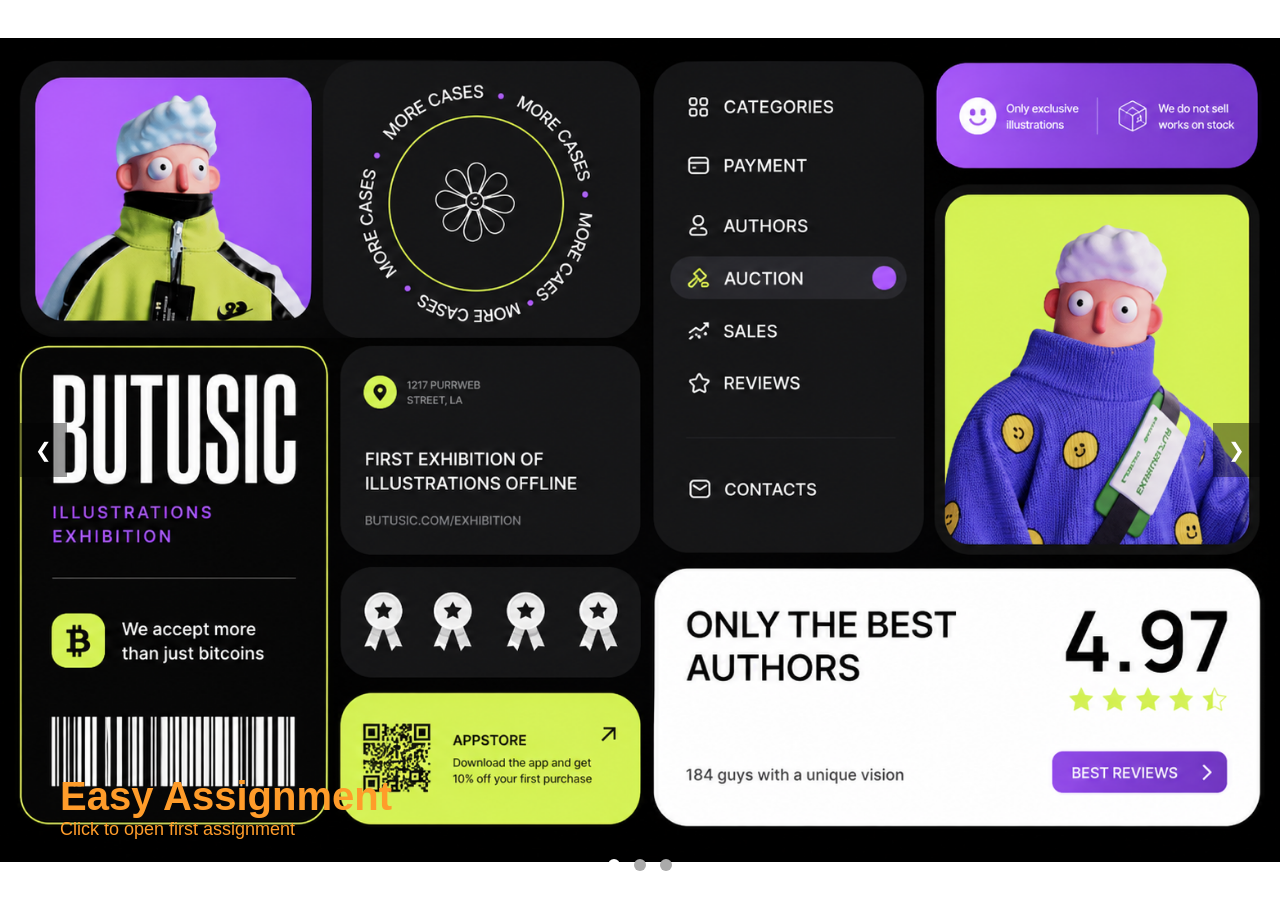
<file: index.html>
<!doctype html>
<html lang="en">
  <head>
    <meta charset="UTF-8" />
    <meta name="viewport" content="width=device-width, initial-scale=1.0" />
    <title>Dashboard</title>
    <link rel="stylesheet" href="style.css" />
  </head>
  <body>
    <div class="carousel">
      <div class="slides">
        <div class="slide active">
          <a href="./Easy/Anime-layout.html">
            <img src="./Easy/Easy.png" alt="" />
          </a>
          <div class="caption">
            <h2>Easy Assignment</h2>
            <p>Click to open first assignment</p>
          </div>
        </div>

        <div class="slide">
          <a href="./Medium/Profile.html">
            <img src="./Medium/Medium.png" alt="" />
          </a>
          <div class="caption">
            <h2>Medium Assignment</h2>
            <p>Click to open second assignment</p>
          </div>
        </div>

        <div class="slide">
          <a href="./Hard/Protfolio.html">
            <img src="./Hard/Hard.png" alt="" />
          </a>
          <div class="caption">
            <h2>Hard Assignment</h2>
            <p>Click to open third assignment</p>
          </div>
        </div>
      </div>

      <button class="prev">&#10094;</button>
      <button class="next">&#10095;</button>

      <div class="dots">
        <span class="dot active"></span>
        <span class="dot"></span>
        <span class="dot"></span>
      </div>
    </div>

    <script src="script.js"></script>
  </body>
</html>
</file>
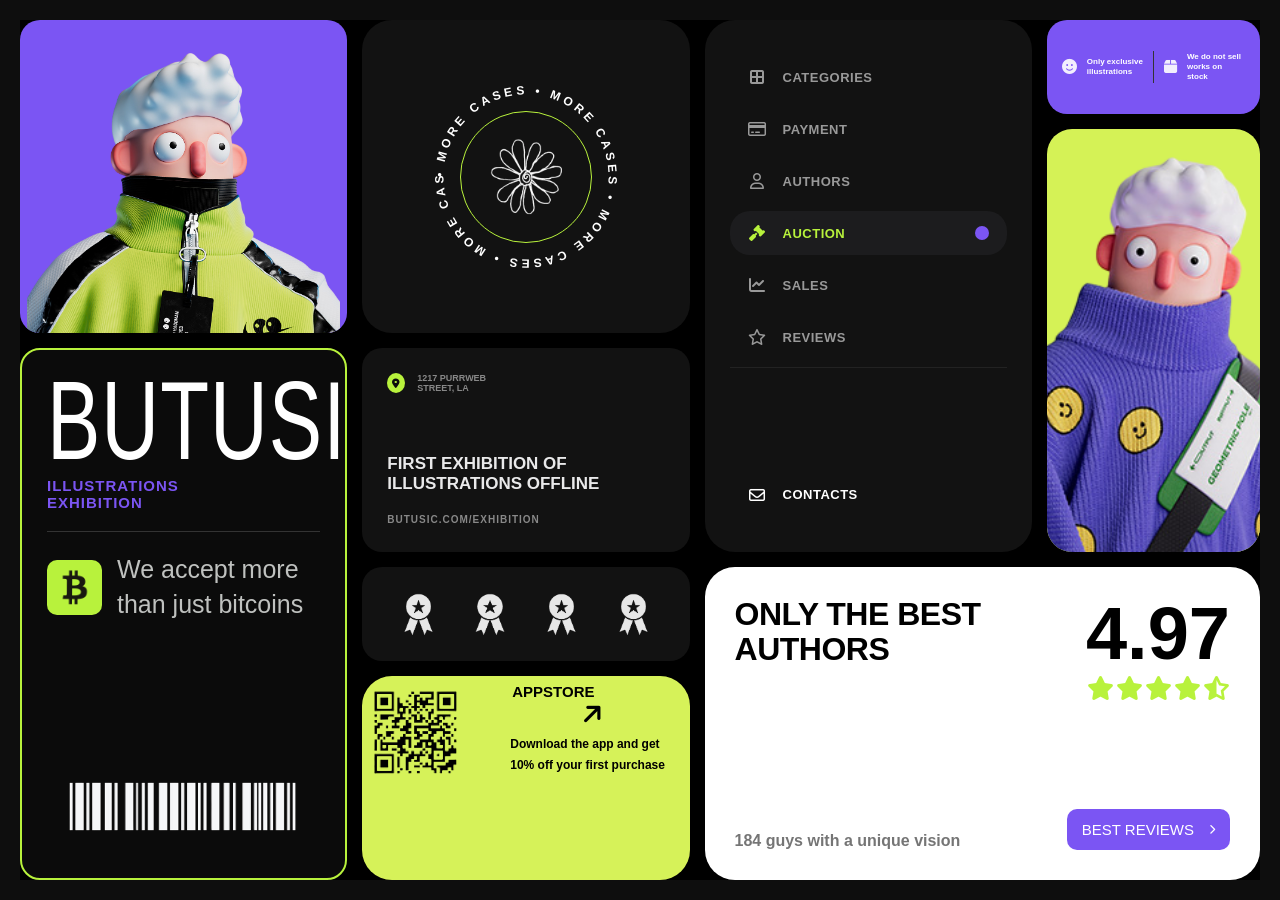
<file: Easy/Anime-layout.html>
<!doctype html>
<html lang="en">
  <head>
    <meta charset="UTF-8" />
    <meta name="viewport" content="width=device-width, initial-scale=1.0" />
    <title>Anime Dashboard Layout</title>
    <link rel="stylesheet" href="style.css" />
    <link
      rel="stylesheet"
      href="https://cdnjs.cloudflare.com/ajax/libs/font-awesome/6.5.1/css/all.min.css"
    />
  </head>
  <body>
    <div class="container">
      <div class="box item-2">
        <img src="profile-1.png" alt="Profile Avatar" class="avatar-img" />
      </div>

      <div class="box item-1">
        <div class="top-title">
          <h1>BUTUSIC</h1>
          <p>ILLUSTRATIONS <br />EXHIBITION</p>
        </div>

        <div class="middle-line"></div>

        <div class="bitcoin-section">
          <img src="bitcoin-image.png" alt="Bitcoin Icon" class="btc-icon" />
          <p>
            We accept more <br />
            than just bitcoins
          </p>
        </div>

        <div class="barcode-section">
          <img src="verticale-bar-code.png" alt="Barcode" class="barcode-img" />
        </div>
      </div>

      <div class="box box-dark item-3">
        <div class="flower-container">
          <img src="flower-image.png" alt="Flower" class="center-flower" />

          <svg viewBox="0 0 200 200" class="rotating-text">
            <path
              id="textCircle"
              d="M 100, 100 m -75, 0 a 75,75 0 1,1 150,0 a 75,75 0 1,1 -150,0"
              fill="none"
            />
            <text>
              <textPath href="#textCircle" startOffset="0%">
                • MORE CASES • MORE CASES • MORE CASES • MORE CASES • MORE CASES
              </textPath>
            </text>
          </svg>
        </div>
      </div>

      <div class="box item-4">
        <div class="menu-list">
          <div class="menu-item">
            <i class="fa-solid fa-border-all"></i>
            <span>CATEGORIES</span>
          </div>

          <div class="menu-item">
            <i class="fa-regular fa-credit-card"></i>
            <span>PAYMENT</span>
          </div>

          <div class="menu-item">
            <i class="fa-regular fa-user"></i>
            <span>AUTHORS</span>
          </div>

          <div class="menu-item active">
            <div class="item-left">
              <i class="fa-solid fa-gavel"></i>
              <span>AUCTION</span>
            </div>
            <span class="active-dot"></span>
          </div>

          <div class="menu-item">
            <i class="fa-solid fa-chart-line"></i>
            <span>SALES</span>
          </div>

          <div class="menu-item">
            <i class="fa-regular fa-star"></i>
            <span>REVIEWS</span>
          </div>

          <div class="menu-divider"></div>

          <div class="menu-item contacts-item">
            <i class="fa-regular fa-envelope"></i>
            <span>CONTACTS</span>
          </div>
        </div>
      </div>

      <div class="box box-purple item-5">
        <div class="banner-sub-box">
          <span class="banner-icon"
            ><i class="fa-regular fa-solid fa-face-smile"></i
          ></span>
          <p>
            Only exclusive <br />
            illustrations
          </p>
        </div>
        <div class="middle-line2"></div>
        <div class="banner-sub-box">
          <span class="banner-icon"><i class="fa-solid fa-box"></i></span>
          <p>
            We do not sell <br />
            works on stock
          </p>
        </div>
      </div>

      <div class="box box-dark item-6">
        <div class="top-part">
          <span><i class="fa-sharp-duotone fa-solid fa-location-dot"></i></span>
          <p>
            1217 PURRWEB <br />
            STREET, LA
          </p>
        </div>
        <div class="middle-part">
          <p>
            FIRST EXHIBITION OF <br />
            ILLUSTRATIONS OFFLINE
          </p>

          <span>BUTUSIC.COM/EXHIBITION</span>
        </div>
      </div>

      <div class="box box-lime item-7">
        <img src="profie-2.png" alt="Right Avatar" class="right-avatar-img" />
      </div>

      <div class="box box-dark item-8">
        <img src="medal.png" alt="image not found" />
        <img src="medal.png" alt="image not found" />
        <img src="medal.png" alt="image not found" />
        <img src="medal.png" alt="image not found" />
      </div>

      <div class="box box-lime item-9">
        <div class="bottom-bar">
          <img src="bar-code.png" alt="QR Code" class="qr-img" />

          <div class="bar-content">
            <p class="app-title">
              APPSTORE
              <span class="arrow-icon"
                ><i class="fa-solid fa-arrow-up"></i
              ></span>
            </p>
            <p class="app-desc">
              Download the app and get <br />
              10% off your first purchase
            </p>
          </div>
        </div>
      </div>

      <div class="box box-white item-10">
        <div class="author-left-side">
          <h2>
            ONLY THE BEST <br />
            AUTHORS
          </h2>
          <p class="stats-subtext">184 guys with a unique vision</p>
        </div>

        <div class="author-right-side">
          <div class="rating-display">
            <span class="rating-number">4.97</span>
            <div class="stars-row">
              <i class="fa-solid fa-star"></i>
              <i class="fa-solid fa-star"></i>
              <i class="fa-solid fa-star"></i>
              <i class="fa-solid fa-star"></i>
              <i class="fa-solid fa-star-half-stroke"></i>
            </div>
          </div>
          <button class="reviews-btn">
            BEST REVIEWS
            <span class="btn-arrow"
              ><i class="fa-solid fa-chevron-right"></i
            ></span>
          </button>
        </div>
      </div>
    </div>
  </body>
</html>
</file>
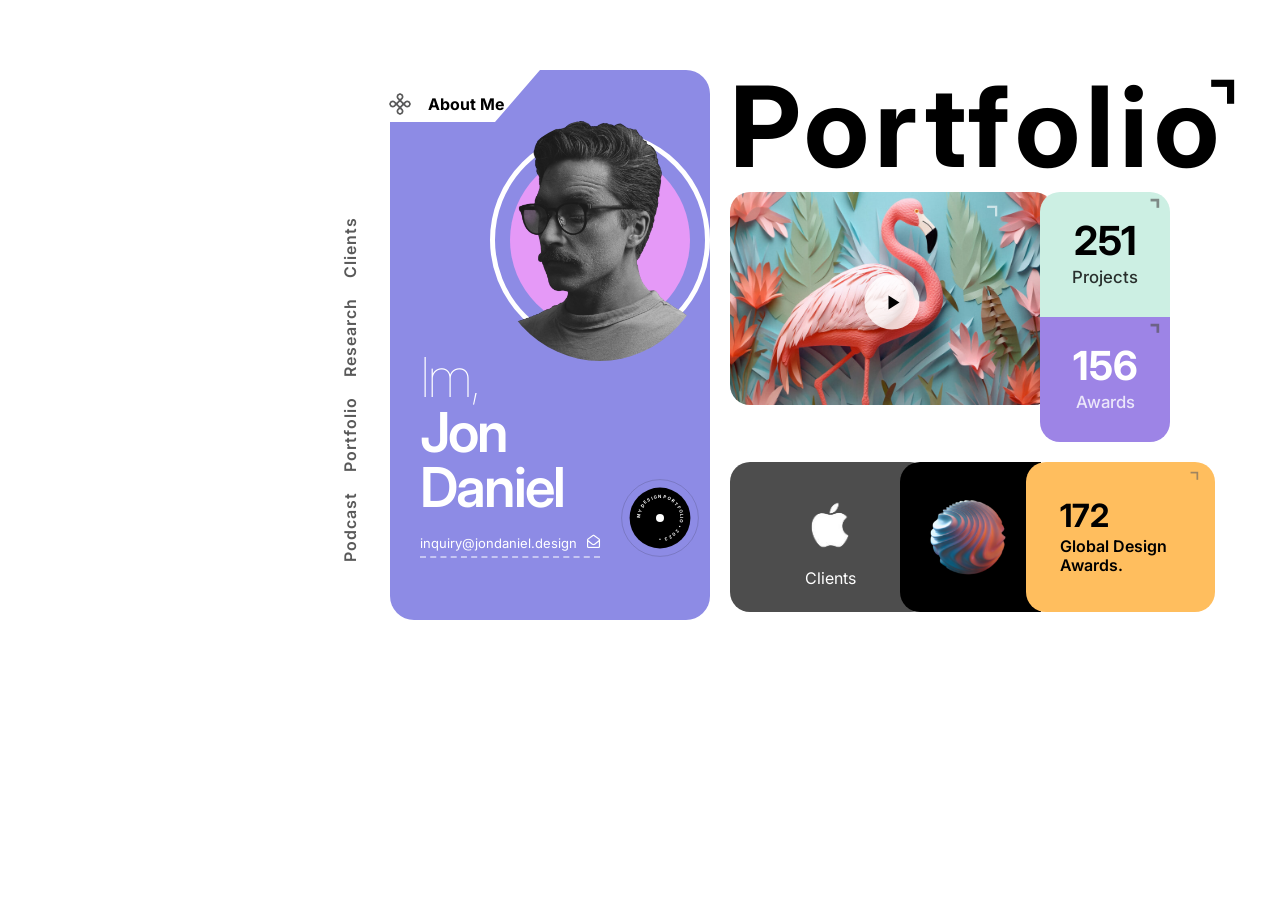
<file: Hard/Protfolio.html>
<!doctype html>
<html lang="en">
  <head>
    <meta charset="UTF-8" />
    <meta name="viewport" content="width=device-width, initial-scale=1.0" />
    <title>Portfolio Menu</title>
    <link rel="stylesheet" href="style.css" />
    <link
      rel="stylesheet"
      href="https://cdnjs.cloudflare.com/ajax/libs/font-awesome/6.5.0/css/all.min.css"
    />
  </head>
  <body>
    <div class="container">
      <aside class="intro-card">
        <nav class="top-nav"><img src="ring.png" alt="" />About Me</nav>

        <div class="vertical-nav">
          <span>Clients</span>
          <span>Research</span>
          <span>Portfolio</span>
          <span>Podcast</span>
        </div>

        <div class="profile-jon">
          <div class="image-circle">
            <img src="Jonimage.png" alt="Jon image not found" />
          </div>
          <h1>
            <span>Im,</span> <br />
            Jon <br />
            Daniel
          </h1>
        </div>

        <div class="profile-bottom">
          <p class="email">
            inquiry@jondaniel.design <i class="fa-regular fa-envelope-open"></i>
          </p>
          <!-- <div class="circle-badge">
            <span>MY DESIGN PORTFOLIO 2023</span>
          </div> -->
          <div class="circle-badge">
            <svg viewBox="0 0 100 100" class="badge-svg">
              <defs>
                <path
                  id="circlePath"
                  d="M 50, 50 m -25, 0 a 25,25 0 1, 1 50, 0 a 25,25 0 1, 1 -50, 0"
                />
              </defs>

              <circle
                cx="50"
                cy="50"
                r="48"
                fill="none"
                stroke="#222"
                stroke-width="0.7"
                opacity="0.3"
              />

              <circle cx="50" cy="50" r="38" fill="#000" />

              <text
                fill="#fff"
                font-size="5.5"
                font-weight="bold"
                letter-spacing="1.2"
              >
                <textPath href="#circlePath" startOffset="0%">
                  MY DESIGN PORTFOLIO • 2023 •
                </textPath>
              </text>

              <circle cx="50" cy="50" r="5" fill="#fff" />
            </svg>
          </div>
        </div>
      </aside>

      <main class="content">
        <header class="main-header">
          <h1>Portfolio</h1>
          <span class="tick header-tick">⌝</span>
        </header>

        <div class="layout">
          <div class="video-card">
            <span class="tick">⌝</span>
            <img src="flamingo.jpg" alt="Project Preview" />
            <div class="play-btn">
              <svg viewBox="0 0 24 24" fill="currentColor">
                <path d="M8 5v14l11-7z" />
              </svg>
            </div>
          </div>

          <div class="end-card">
            <div class="end-top">
              <span class="tick">⌝</span>
              <h2>251</h2>
              <p>Projects</p>
            </div>

            <div class="end-bottom">
              <span class="tick dark-tick">⌝</span>
              <h2>156</h2>
              <p>Awards</p>
            </div>
          </div>

          <div class="client-card">
            <span class="tick dark-tick">⌝</span>
            <div class="apple-logo">
              <img src="applelogo.png" alt="Apple Logo" />
            </div>
            <p>Clients</p>
          </div>

          <div class="award-card">
            <div class="awards-left">
              <img src="ball-gradiant.png" alt="ball-gradient" />
            </div>
            <div class="awards-right">
              <span class="tick">⌝</span>
              <h2>172</h2>
              <p>Global Design Awards.</p>
            </div>
          </div>
        </div>
      </main>
    </div>
  </body>
</html>
</file>
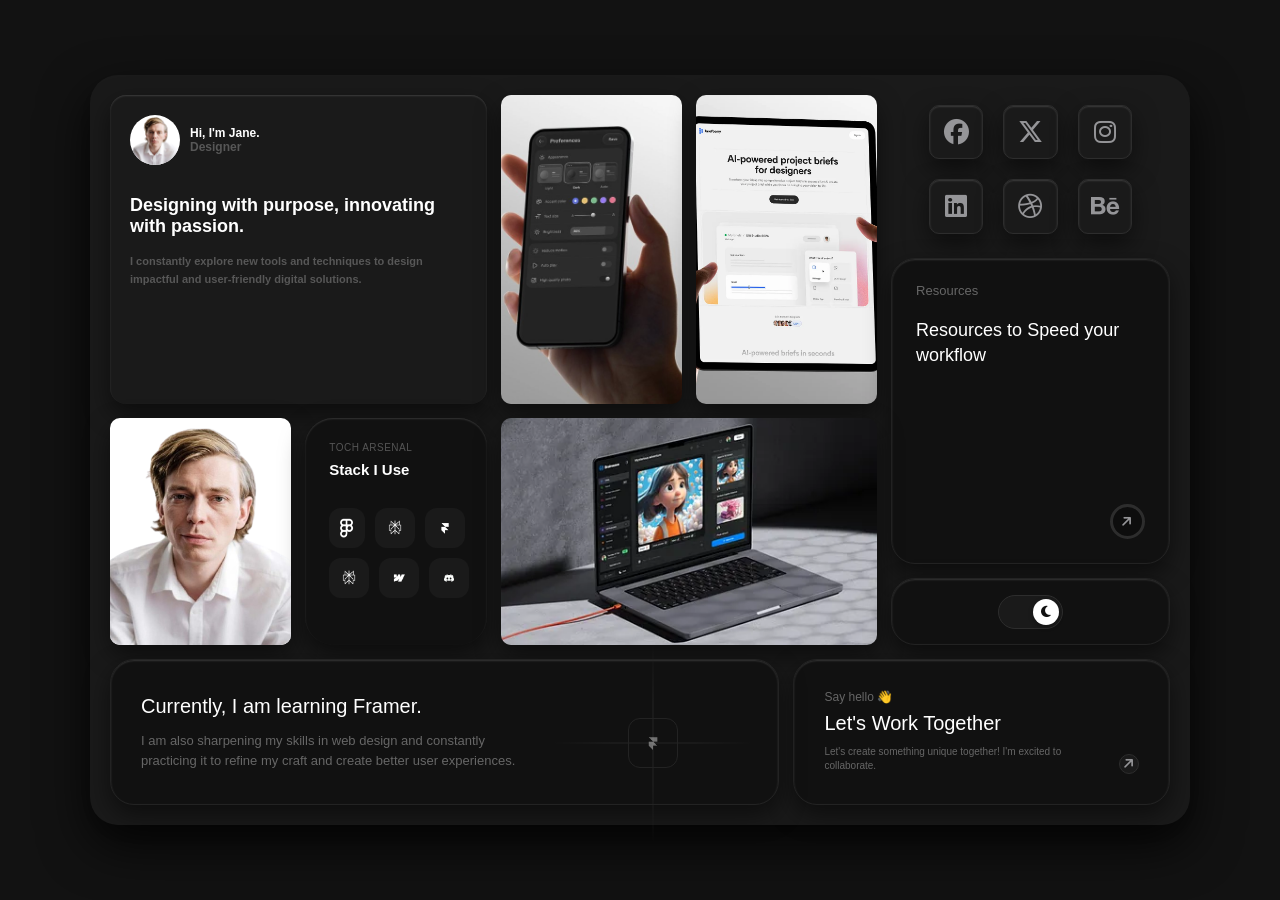
<file: Medium/Profile.html>
<!doctype html>
<html lang="en">
  <head>
    <meta charset="UTF-8" />
    <meta name="viewport" content="width=device-width, initial-scale=1.0" />
    <title>Document</title>
    <link rel="stylesheet" href="style.css" />
    <link
      rel="stylesheet"
      href="https://cdnjs.cloudflare.com/ajax/libs/font-awesome/6.5.1/css/all.min.css"
    />
  </head>
  <body>
    <div class="container">
      <div class="box box-1">
        <div class="profile-title">
          <img src="profile-image.png" alt="" />
          <p>
            Hi, I'm Jane. <br />
            <span>Designer</span>
          </p>
        </div>
        <div class="profile-description">
          <h2>Designing with purpose, innovating with passion.</h2>
          <p>
            I constantly explore new tools and techniques to design impactful
            and user-friendly digital solutions.
          </p>
        </div>
      </div>

      <div class="box box-2">
        <img src="moblie-image.jpg" alt="" />
      </div>

      <div class="box box-3">
        <img src="tablet-image.webp" alt="" />
      </div>

      <div class="box box-4">
        <div class="icon-logo">
          <i class="fa-brands fa-facebook"></i>
          <i class="fa-brands fa-x-twitter"></i>
          <i class="fa-brands fa-instagram"></i>
          <i class="fa-brands fa-linkedin"></i>
          <i class="fa-brands fa-dribbble"></i>
          <i class="fa-brands fa-behance"></i>
        </div>
      </div>

      <div class="box box-5">
        <p>Resources</p>
        <h2>Resources to Speed your workflow</h2>
        <div class="arrow-btn">
          <button><i class="fa-solid fa-arrow-right"></i></button>
        </div>
      </div>

      <div class="box box-6">
        <img src="profile-image.png" alt="" />
      </div>

      <div class="box box-7">
        <div class="stack-title">
          <p>Toch Arsenal</p>
          <h2>Stack I Use</h2>
        </div>
        <div class="stack">
          <div class="stack-images">
            <div class="top-images">
              <img src="figma-image.png" alt="" />
              <img src="perplexity-logo.png" alt="" />
              <img src="bottom-image.png" alt="" />
            </div>

            <div class="bottom-images">
              <img src="perplexity-logo.png" alt="" />
              <img src="W-image.png" alt="" />
              <img src="dicord-image.png" alt="" />
            </div>
          </div>
        </div>
      </div>

      <div class="box box-8">
        <img src="laptop-image.webp" alt="" />
      </div>

      <div class="box box-9">
        <button class="toggle-btn">
          <span class="toggle-thumb">
            <i class="fa-solid fa-moon"></i>
          </span>
        </button>
      </div>

      <div class="box box-10">
        <div class="box-content">
          <h3>Currently, I am learning Framer.</h3>
          <p>
            I am also sharpening my skills in web design and constantly
            practicing it to refine my craft and create better user experiences.
          </p>
        </div>
        <div class="center-logo">
          <img src="bottom-image.png" alt="" />
        </div>
      </div>

      <div class="box box-11">
        <div class="box-content">
          <p class="sub-text">Say hello 👋</p>
          <h3>Let's Work Together</h3>
          <p class="desc-text">
            Let's create something unique together! I'm excited to collaborate.
          </p>
        </div>
        <div class="arrow-btn">
          <button><i class="fa-solid fa-arrow-right"></i></button>
        </div>
      </div>
    </div>
  </body>
</html>
</file>
<file: style.css>
* {
  margin: 0;
  padding: 0;
  box-sizing: border-box;
}

html,
body {
  width: 100%;
  height: 100%;
  overflow: hidden;
  font-family: sans-serif;
}

.carousel {
  width: 100%;
  height: 100%;
  position: relative;
  overflow: hidden;
}

.slides {
  width: 100%;
  height: 100%;
}

.slide {
  width: 100%;
  height: 100%;
  position: absolute;
  top: 0;
  left: 0;
  display: none;
}

.slide.active {
  display: block;
}

.slide img {
  width: 100%;
  height: 100%;
  object-fit: contain;
}

.caption {
  position: absolute;
  bottom: 60px;
  left: 60px;
  color: #ff9c2a;
}

.caption h2 {
  font-size: 40px;
  transition: 0.3s ease-in-out;
}
.caption:hover {
  color: #000;
  text-shadow:
    0 0 10px #fff,
    0 0 20px #fff,
    0 0 40px #fff;
}

.caption p {
  font-size: 18px;
}

.prev,
.next {
  position: absolute;
  top: 50%;
  transform: translateY(-50%);
  background: rgba(0, 0, 0, 0.4);
  color: #fff;
  border: none;
  padding: 15px;
  cursor: pointer;
  font-size: 20px;
}

.prev {
  left: 20px;
}
.next {
  right: 20px;
}

.dots {
  position: absolute;
  bottom: 20px;
  width: 100%;
  text-align: center;
}

.dot {
  height: 12px;
  width: 12px;
  margin: 5px;
  background: #aaa;
  display: inline-block;
  border-radius: 50%;
  cursor: pointer;
}

.dot.active {
  background: #fff;
}
</file>
<file: Easy/style.css>
* {
  margin: 0;
  padding: 0;
  box-sizing: border-box;
}

body {
  background-color: #0e0e0e;
  display: flex;
  justify-content: center;
  align-items: center;
  height: 100vh;
  width: 100vw;
  padding: 20px;
  overflow: hidden;
}

.container {
  background-color: #000000;
  display: grid;

  grid-template-columns: repeat(11, 1fr);
  grid-template-rows: repeat(8, 1fr);
  gap: 15px;

  width: 100%;
  max-width: 1400px;
  height: calc(100vh - 40px);
}

.box {
  transition: all 0.3s ease;
}

.item-1 {
  grid-column: 1 / 4;
  grid-row: 4 / 9;
  background-color: #0b0b0b;
  border: 2px solid #b8f23c;
  padding: 25px;
  display: flex;
  flex-direction: column;
  justify-content: space-between;
  overflow: hidden;
  border-radius: 20px;
}

.item-2 {
  grid-column: 1 / 4;
  grid-row: 1 / 4;
  background-color: #7b55f3;
  overflow: hidden;
  display: flex;
  justify-content: center;
  align-items: flex-end;
  border-radius: 20px;
}

.avatar-img {
  margin-bottom: -25px;
  width: auto;
  height: 100%;
  width: 110%;
  object-fit: contain;
}

.top-title h1 {
  /* text-align: center; */
  color: #ffffff;
  font-family: "Heathergreen 2.0 D", "Impact", "Arial Black", sans-serif;
  font-size: 80px;
  font-weight: 100;
  letter-spacing: 1px;

  display: inline-block;
  transform: scaleY(1.4);
}

.top-title p {
  color: #7b55f3;
  font-family: sans-serif;
  font-size: 15px;
  font-weight: bold;
  letter-spacing: 1px;
  margin-top: 10px;
  text-transform: uppercase;
}

.middle-line {
  width: 100%;
  height: 1px;
  background-color: #333333;
  margin: 20px 0;
}

.bitcoin-section {
  display: flex;
  align-items: center;
  gap: 15px;
  margin-bottom: auto;
}

.btc-icon {
  width: 55px;
  object-fit: contain;
  background-color: #b8f23c;
  border-radius: 10px;
}

.bitcoin-section p {
  color: #bfc1bf;
  font-family: sans-serif;
  font-size: 25px;
  line-height: 1.4;
}

.barcode-section {
  width: 100%;
  display: flex;
  justify-content: center;
  align-items: center;
}

.barcode-img {
  width: 130%;
  height: auto;
  max-height: 90px;
  object-fit: fill;
  filter: invert(1);
}

.item-3 {
  grid-column: 4 / 7;
  grid-row: 1 / 4;
  background-color: #121212;
  display: flex;
  justify-content: center;
  align-items: center;
  position: relative;
  overflow: hidden;
  border-radius: 30px;
}

.flower-container {
  position: relative;
  width: 220px;
  height: 220px;
  display: flex;
  justify-content: center;
  align-items: center;
}

.center-flower {
  width: 60%;
  height: 60%;
  object-fit: cover;
  position: absolute;
  z-index: 5;
  border: 1px solid #b8f23c;
  border-radius: 50%;
  padding: 15px;
}

.rotating-text {
  width: 100%;
  height: 100%;
  position: absolute;
  animation: spinCircle 20s linear infinite;
}

.rotating-text text {
  fill: #ffffff;
  font-family: Arial, sans-serif;
  font-size: 11px;
  font-weight: bold;
  letter-spacing: 3.2px;
  text-transform: uppercase;
}

@keyframes spinCircle {
  from {
    transform: rotate(0deg);
  }
  to {
    transform: rotate(360deg);
  }
}

.item-4 {
  grid-column: 7 / 10;
  grid-row: 1 / 6;
  background-color: #121212;
  border-radius: 30px;
  padding: 35px 25px;
  display: flex;
  flex-direction: column;
  justify-content: flex-start;
  overflow: hidden;
}

.menu-list {
  display: flex;
  flex-direction: column;
  gap: 8px;
  height: 100%;
}

.menu-item {
  display: flex;
  align-items: center;
  gap: 15px;
  padding: 14px 18px;
  color: #999999;
  font-family: sans-serif;
  font-size: 13px;
  font-weight: bold;
  letter-spacing: 0.5px;
  cursor: pointer;
  transition: all 0.2s ease;
  border-radius: 20px;
}

.menu-item i {
  font-size: 16px;
  width: 20px;
  text-align: center;
}

.menu-item:hover:not(.active) {
  color: #ffffff;
  background-color: #1a1a1a;
}

.menu-item.active {
  background-color: #1c1c1e;
  color: #b8f23c;
  justify-content: space-between;
}

.item-left {
  display: flex;
  align-items: center;
  gap: 15px;
}

.active-dot {
  width: 14px;
  height: 14px;
  background-color: #7b55f3;
  border-radius: 50%;
  display: inline-block;
}
.menu-divider {
  width: 100%;
  height: 1px;
  background-color: #222222;

  display: block;
  flex-shrink: 0;
}

.contacts-item {
  margin-top: auto;
  color: #ffffff;
}

.item-5 {
  grid-column: 10 / 12;
  grid-row: 1 / 2;
  background-color: #7b55f3;
  border-radius: 20px;
  padding: 15px;
  display: flex;
  justify-content: space-between;
  align-items: center;
}

.banner-sub-box {
  display: flex;
  align-items: center;
  gap: 10px;
  width: 48%;
}

.banner-icon {
  color: #ffffff;
  font-size: 15px;
  opacity: 0.9;
}

.banner-sub-box p {
  color: #ffffff;
  font-family: sans-serif;
  font-size: 8px;
  font-weight: bolder;
  line-height: 1.3;
}
.middle-line2 {
  width: 1px;
  height: 50%;
  background-color: #333333;
  margin: 0 10px;

  display: block;
  flex-shrink: 0;
}

.item-6 {
  grid-column: 4 / 7;
  grid-row: 4 / 6;
  background-color: #121212;
  padding: 25px;
  display: flex;
  flex-direction: column;
  justify-content: space-between;
  overflow: hidden;
  border-radius: 20px;
}

.top-part p:nth-of-type(1) {
  color: #888888;
  font-family: sans-serif;
  font-size: 9px;
  font-weight: 600;
  display: flex;
  flex-direction: column;
  margin-top: -20px;
  margin-left: 30px;
}
.top-part span i {
  color: #0b0b0b;
  background-color: #b8f23c;
  padding: 5px;
  border-radius: 50%;
  font-size: 10px;
}
.middle-part p {
  color: #e9e9ea;
  font-family: sans-serif;
  font-size: 17px;
  font-weight: 600;
  margin-top: 30px;
  margin-bottom: 15px;
}
.middle-part span {
  color: #888888;
  font-family: sans-serif;
  font-size: 10px;
  font-weight: bold;
  letter-spacing: 1px;
}

.item-7 {
  grid-column: 10 / 12;
  grid-row: 2 / 6;
  background-color: #d5f256;
  border-radius: 25px;
  overflow: hidden;
  display: flex;
  justify-content: center;
}

.right-avatar-img {
  width: 100%;
  object-fit: cover;
}

.item-8 {
  grid-column: 4 / 7;
  grid-row: 6 / 7;
  background-color: #121212;
  display: flex;
  justify-content: space-around;
  align-items: center;
  padding: 0 20px;
  border-radius: 20px;
}

.item-8 img {
  width: 15%;
  object-fit: cover;
  opacity: 0.9;
}

.item-9 {
  grid-column: 4 / 7;
  grid-row: 7 / 9;
  background-color: #d6f259;
  padding: 20px;
  border-radius: 30px;
  overflow: hidden;
}

.bottom-bar img {
  width: 65%;
  object-fit: cover;
  margin-top: -80px;
  margin-left: -60px;
}

.bottom-bar p:nth-of-type(1) {
  color: #000000;
  font-family: sans-serif;
  font-size: 15px;
  font-weight: 700;
  margin-top: -170px;
  margin-left: 130px;
}

.bottom-bar p:nth-of-type(2) {
  color: #000000;
  font-family: sans-serif;
  font-size: 12px;
  line-height: 1.7;
  font-weight: bold;
  margin-top: 5px;
  margin-left: 128px;
}
.arrow-icon {
  display: inline-block;
  font-size: 25px;
  color: #000000;
  margin-left: 70px;
  transform: rotate(45deg);
}

.item-10 {
  grid-column: 7 / 12;
  grid-row: 6 / 9;
  background-color: #ffffff;
  border-radius: 30px;
  padding: 30px;
  display: flex;
  justify-content: space-between;
  align-items: stretch;
}

.author-left-side {
  display: flex;
  flex-direction: column;
  justify-content: space-between;
  height: 100%;
}

.author-left-side h2 {
  color: #000000;
  font-family: sans-serif;
  font-size: 32px;
  line-height: 1.1;
  letter-spacing: -0.5px;
}

.stats-subtext {
  color: #757575;
  font-family: sans-serif;
  font-size: 16px;
  font-weight: 600;
}

.author-right-side {
  display: flex;
  flex-direction: column;
  justify-content: space-between;
  align-items: flex-end;
  height: 100%;
  text-align: right;
}

.rating-display {
  display: flex;
  flex-direction: column;
  align-items: flex-end;
}

.rating-number {
  color: #000000;
  font-family: sans-serif;
  font-size: 74px;
  font-weight: 600;
  line-height: 1;
}

.stars-row {
  color: #b8f23c;
  font-size: 24px;
  margin-top: 5px;
  display: flex;
  gap: 2px;
}

.reviews-btn {
  background-color: #7b55f3;
  color: #ffffff;
  border: none;
  font-family: sans-serif;
  font-size: 15px;
  padding: 12px 15px;
  border-radius: 10px;
  cursor: pointer;
  display: flex;
  align-items: center;
  gap: 15px;
  transition: opacity 0.2s ease;
}

.reviews-btn:hover {
  opacity: 0.9;
}

.btn-arrow {
  font-size: 10px;
}
</file>
<file: Hard/style.css>
@import url("https://fonts.googleapis.com/css2?family=Inter:wght@400;600;800&display=swap");
* {
  margin: 0;
  padding: 0;
  box-sizing: border-box;
}
html,
body {
  width: 100%;
  height: 100%;
  overflow: hidden;
  margin-left: 150px;
  /* background-color: #f8f8f8; */
}
.container {
  display: flex;
  gap: 20px;
  padding: 20px;
  font-family: "Inter", sans-serif;
  margin-top: 50px;
}

.intro-card {
  width: 350px;
  height: 550px;
  position: relative;
  color: white;
  left: 70px;
  display: flex;
  flex-direction: column;
}

.intro-card::before {
  content: "";
  position: absolute;
  top: 0;
  left: 0;
  width: 100%;
  height: 100%;
  background-color: #8d8be5;
  border-radius: 24px;
  z-index: -1;
  clip-path: polygon(0 52px, 105px 52px, 150px 0, 100% 0, 100% 100%, 0 100%);
}

.top-nav {
  font-weight: 700;
  font-size: 16px;
  display: flex;
  align-items: center;
  gap: 8px;
  color: #000000;
  background: transparent;
  position: absolute;
  top: 14px;
  left: -10px;
}

.top-nav img {
  width: 40px;
}

.vertical-nav {
  position: absolute;
  margin-left: -50px;
  top: 58%;
  transform: translateY(-50%);
  display: flex;
  flex-direction: column;
  gap: 20px;
}

.vertical-nav span {
  writing-mode: vertical-rl;
  transform: rotate(180deg);
  letter-spacing: 1px;
  color: rgba(19, 18, 18, 0.7);
  font-weight: 600;
}

.profile-jon {
  margin-top: 80px;
  padding-left: 30px;
}

.image-circle {
  width: 220px;
  height: 220px;
  border-radius: 50%;
  border: 5px solid white;
  display: flex;
  justify-content: center;
  align-items: center;
  position: relative;
  margin-left: 70px;
  margin-top: -20px;
}

.image-circle::before {
  content: "";
  position: absolute;
  width: 180px;
  height: 180px;
  border-radius: 50%;
  background: #e599f7;
  z-index: 0;
}

.image-circle img {
  width: 120%;
  height: 115%;
  object-fit: contain;
  border-radius: 50%;
  z-index: 1;
  filter: grayscale(100%);
}

.profile-jon h1 {
  font-size: 55px;
  font-weight: 600;
  line-height: 1;
  letter-spacing: -2px;
}
.profile-jon h1 span {
  font-weight: 100;
}

.profile-bottom {
  padding-left: 30px;
  margin-bottom: 35px;
}

.email {
  font-size: 13px;
  display: flex;
  width: 180px;
  border-bottom: 2px dashed rgba(255, 255, 255, 0.5);
  padding-bottom: 5px;
  cursor: pointer;
  margin-top: 20px;
}

.email i {
  margin-left: 10px;
}

.circle-badge {
  position: relative;
  width: 80px;
  height: 80px;
  display: flex;
  align-items: center;
  justify-content: center;
  margin-top: -80px;
  margin-left: 200px;
}

.badge-svg {
  width: 100%;
  height: 100%;
  transform: rotate(-90px);
  animation: rotateBadge 20s linear infinite;
}

@keyframes rotateBadge {
  from {
    transform: rotate(0deg);
  }
  to {
    transform: rotate(360deg);
  }
}

:root {
  --mint-bg: #ccefe3;
  --purple-bg: #9d84e6;
  --grey-bg: #4d4d4d;
  --orange-bg: #ffbe5e;
}

.content {
  max-width: 1000px;
  margin-top: -20px;
  margin-left: 50px;
  padding: 20px;
}

.main-header {
  position: relative;
  display: inline-block;
}

.main-header h1 {
  font-size: 7rem;
  font-weight: 700;
  letter-spacing: 6px;
  color: #000;
  line-height: 1;
  margin-bottom: 10px;
  /* width: 80%; */
  /* height: 20%; */
}

.tick {
  position: absolute;
  top: 15px;
  right: 15px;
  font-size: 2rem;
  color: rgba(0, 0, 0, 0.25);
  pointer-events: none;
}

.tick.dark-tick {
  color: rgba(255, 255, 255, 0.4);
}

.header-tick {
  top: -1px;
  right: -12px;
  font-weight: bolder;
  font-size: 4rem;
  color: #000;
}

.layout {
  display: grid;
  grid-template-columns: repeat(3, 1fr);
}

.video-card,
.end-top,
.end-bottom,
.client-card,
.awards-left,
.awards-right {
  background-color: var(--bg-color);
  position: relative;
  overflow: hidden;
}

.video-card {
  grid-column: 1 / 3;
  height: 290px;
}
.video-card .tick {
  margin-right: 255px;
  margin-top: -8px;
  color: rgba(255, 255, 255, 0.623);
}
.video-card img {
  width: 60%;
  object-fit: cover;
  border-radius: 20px;
}

.play-btn {
  position: absolute;
  top: 38%;
  left: 30%;
  transform: translate(-50%, -50%);
  width: 55px;
  height: 55px;
  background: rgba(255, 255, 255, 0.799);
  border-radius: 50%;
  display: flex;
  align-items: center;
  justify-content: center;
  box-shadow: 0 8px 24px rgba(0, 0, 0, 0.1);
  cursor: pointer;
}

.play-btn svg {
  width: 24px;
  height: 24px;
  color: #000;
}

.end-card {
  grid-column: 3;
  display: flex;
  flex-direction: column;
  margin-left: -230px;
  text-align: center;
  width: 130px;
}
.end-card .tick {
  margin-top: -12px;
  margin-right: -5px;
  font-weight: bolder;
  font-size: 1.5rem;
  color: rgba(79, 77, 77, 0.623);
}

.end-top,
.end-bottom {
  padding: 24px;
  display: flex;
  flex-direction: column;
  padding-bottom: 30px;
}

.end-top {
  background-color: var(--mint-bg);
  color: #000;
  border-top-left-radius: 20px;
  border-top-right-radius: 20px;
}
.end-bottom {
  background-color: var(--purple-bg);
  color: #fff;
  border-bottom-left-radius: 20px;
  border-bottom-right-radius: 20px;
}

.end-top h2,
.end-bottom h2,
.awards-right h2 {
  font-size: 2.5rem;
  font-weight: 700;
  margin: 0 0 2px 0;
}

.end-top p,
.end-bottom p {
  margin: 0;
  font-size: 1.05rem;
  font-weight: 500;
  opacity: 0.8;
}

.client-card {
  grid-column: 1;
  background-color: var(--grey-bg);
  color: #fff;
  height: 150px;
  width: 200px;
  border-radius: 20px;
  padding: 24px;
  display: flex;
  flex-direction: column;
  justify-content: space-between;
  align-items: center;
  margin-top: -20px;
}

.client-card .tick {
  margin-top: -10px;
  font-size: 1.5rem;
  color: rgba(255, 255, 255, 0.623);
}

.apple-logo {
  flex: 1;
  display: flex;
  align-items: center;
  justify-content: center;
}

.apple-logo img {
  width: 100px;
  margin-top: -15px;
  margin-bottom: -10px;
}

.award-card {
  grid-column: 2 / 4;
  display: flex;
  width: 315px;
  margin-left: -100px;
  margin-top: -20px;
}

.awards-left {
  flex: 1;
  background-color: #000;
  display: flex;
  align-items: center;
  justify-content: center;
  border-bottom-left-radius: 20px;
  border-top-left-radius: 20px;
}

.awards-left img {
  width: 90%;
  object-fit: contain;
}

.awards-right {
  flex: 1;
  background-color: var(--orange-bg);
  color: #000;
  padding: 24px;
  margin-left: -15px;
  display: flex;
  flex-direction: column;
  border-bottom-left-radius: 20px;
  border-top-left-radius: 20px;
  border-bottom-right-radius: 20px;
  border-top-right-radius: 20px;
}

.awards-right p {
  margin: 0;
  margin-left: 10px;
  font-size: 1rem;
  font-weight: 600;
  line-height: 1.2;
}
.awards-right h2 {
  font-size: 2rem;
  margin-left: 10px;
  margin-top: 10px;
}

.awards-right .tick {
  margin-top: -10px;
  font-size: 1.5rem;
  color: rgba(101, 98, 98, 0.623);
}
</file>
<file: Medium/style.css>
* {
  box-sizing: border-box;
  margin: 0;
  padding: 0;
}

body {
  background-color: #121212;
  display: flex;
  justify-content: center;
  align-items: center;

  width: 100vw;
  height: 100vh;
  overflow: hidden;
}

.container {
  display: grid;
  grid-template-columns: repeat(11, 1fr);
  grid-template-rows: repeat(8, 1fr);
  gap: 14px;

  width: calc(100vw - 40px);
  height: calc(100vh - 40px);

  max-width: 1100px;
  max-height: 750px;
  background-color: #1a1a1a;
  padding: 20px;
  border-radius: 28px;

  box-shadow: 0 20px 50px rgba(0, 0, 0, 0.8);
}

.box {
  border-radius: 16px;
  width: 100%;
  height: 100%;
}

.box-1 {
  grid-column: span 4;
  grid-row: span 3;
  /* background-color: #ff5f57; */
  box-shadow:
    0 10px 25px rgba(0, 0, 0, 0.5),
    inset 0 1px 2px rgba(255, 255, 255, 0.15);
}
.box-1 .profile-title {
  display: flex;
  flex-direction: row;
  align-items: center;
  padding: 20px;
  gap: 10px;
  color: white;
  margin-bottom: -10px;
}
.box-1 .profile-title p {
  font-size: 12px;
  font-family: sans-serif;
  font-weight: 600;
}
.box-1 .profile-title span {
  font-size: 12px;
  font-weight: 600;
  color: #575757;
}
.box-1 .profile-title img {
  width: 50px;
  height: 50px;
  border-radius: 50%;
  background-color: white;
  object-fit: cover;
}

.box-1 .profile-description {
  padding: 20px;
  color: white;
  font-size: 10px;
  margin-bottom: 10px;
  font-weight: 600;
  font-family: sans-serif;
}
.profile-description h2 {
  margin-bottom: 15px;
  font-size: large;
}

.box-1 .profile-description p {
  font-size: 11px;
  line-height: 18px;
  color: #575757;
}

.box-2 {
  grid-column: span 2;
  grid-row: span 3;
  /* background-color: #ffbd2e; */
  box-shadow:
    0 10px 25px rgba(0, 0, 0, 0.5),
    inset 0 1px 2px rgba(255, 255, 255, 0.15);
}

.box-3 {
  grid-column: span 2;
  grid-row: span 3;
  /* background-color: #27c93f; */
  box-shadow:
    0 10px 25px rgba(0, 0, 0, 0.5),
    inset 0 1px 2px rgba(255, 255, 255, 0.15);
}
.box-2 img,
.box-3 img {
  width: 100%;
  height: 100%;
  border-radius: 10px;
  object-fit: cover;
}

.box-4 {
  grid-column: span 3;
  grid-row: span 1;

  display: flex;
  align-items: center;
  justify-content: center;
}

.icon-logo {
  display: grid;
  grid-template-columns: repeat(3, 1fr);
  gap: 20px;
  width: 80%;
  border-radius: 10px;
  padding: 10px;
}

.icon-logo i {
  display: flex;
  align-items: center;
  justify-content: center;
  background-color: #1a1a1a;
  border: 1px solid #2d2d2d;
  color: #959598;
  font-size: 25px;
  border-radius: 10px;
  aspect-ratio: 1 / 1;
  cursor: pointer;
  transition: all 0.3s ease;
  box-shadow:
    0 10px 25px rgba(0, 0, 0, 0.5),
    inset 0 1px 2px rgba(255, 255, 255, 0.15);
}

.icon-logo i:hover {
  background-color: #262626;
  color: #ffffff;
}

.box-5 {
  grid-column: span 3;
  grid-row: span 4;
  /* background-color: #a855f7; */

  background-color: #111111;
  border: 1px solid #232323;
  border-radius: 24px;
  padding: 24px;

  display: flex;
  flex-direction: column;
  align-items: flex-start;
  font-family: sans-serif;

  box-shadow:
    0 10px 25px rgba(0, 0, 0, 0.5),
    inset 0 1px 2px rgba(255, 255, 255, 0.15);
}

.box-5 p {
  color: #666666;
  font-size: 13px;
  margin: 0 0 20px 0;
  font-weight: 500;
}

.box-5 h2 {
  color: #ffffff;
  font-size: 18px;
  font-weight: 500;
  line-height: 1.4;
  margin: 0;
  max-width: 90%;
}

.arrow-btn {
  margin-top: auto;
  align-self: flex-end;
}

.arrow-btn button {
  display: flex;
  align-items: center;
  justify-content: center;

  background-color: #0d0d0d;
  border: 3px solid #2d2d2d;
  color: #959598;

  width: 35px;
  height: 35px;
  border-radius: 50%;
  cursor: pointer;
  transition: all 0.3s ease;
}

.arrow-btn button:hover {
  background-color: #262626;
  color: #ffffff;
}
.arrow-btn button i {
  transform: rotate(-45deg);
  display: inline-block;
  transition: transform 0.3s ease;
}
.arrow-btn button:hover i {
  transform: rotate(-45deg) scale(1.1);
}

.box-6 {
  grid-column: span 2;
  grid-row: span 3;
  /* background-color: #ec4899; */
  box-shadow:
    0 10px 25px rgba(0, 0, 0, 0.5),
    inset 0 1px 2px rgba(255, 255, 255, 0.15);
}
.box-6 img {
  width: 100%;
  height: 100%;
  border-radius: 10px;
  object-fit: cover;
  background-color: white;
}

.box-7 {
  grid-column: span 2;
  grid-row: span 3;
  /* background-color: #14b8a6; */
  background-color: #111111;
  color: #ffffff;
  padding: 24px;
  border-radius: 28px;
  display: flex;
  flex-direction: column;
  gap: 20px;
  box-sizing: border-box;
  font-family:
    -apple-system, BlinkMacSystemFont, "Segoe UI", Roboto, sans-serif;
  box-shadow:
    0 10px 25px rgba(0, 0, 0, 0.5),
    inset 0 1px 2px rgba(255, 255, 255, 0.15);
}

.stack-title p {
  color: #555555;
  font-size: 10px;
  text-transform: uppercase;
  letter-spacing: 0.5px;
  margin: 0 0 8px 0;
}

.stack-title h2 {
  font-size: 15px;
  font-weight: 600;
  margin: 0 0 10px 0;
}

.stack {
  display: flex;
  flex-direction: column;
}

.stack-images {
  display: flex;
  flex-direction: column;
  gap: 10px;
}

.top-images,
.bottom-images {
  display: flex;
  gap: 10px;
}

.top-images img,
.top-images i,
.bottom-images img,
.bottom-images i {
  width: 40px;
  height: 40px;
  background-color: #1a1a1a;
  border-radius: 12px;
  display: flex;
  align-items: center;
  object-fit: cover;
  padding: 10px;
  box-sizing: border-box;
}

.box-8 {
  grid-column: span 4;
  grid-row: span 3;
  /* background-color: #f97316; */
  box-shadow:
    0 10px 25px rgba(0, 0, 0, 0.5),
    inset 0 1px 2px rgba(255, 255, 255, 0.15);
}
.box-8 img {
  width: 100%;
  height: 100%;
  border-radius: 10px;
  object-fit: cover;
}

.box-9 {
  grid-column: span 3;
  grid-row: span 1;
  /* background-color: #06b6d4; */

  background-color: #111111;
  border: 1px solid #232323;
  border-radius: 24px;

  display: flex;
  align-items: center;
  justify-content: center;

  box-shadow:
    0 10px 25px rgba(0, 0, 0, 0.5),
    inset 0 1px 2px rgba(255, 255, 255, 0.15);
}

.toggle-btn {
  width: 65px;
  height: 34px;
  background-color: #1a1a1a;
  border: 1px solid #2d2d2d;
  border-radius: 100px;
  padding: 3px;
  cursor: pointer;

  display: flex;
  align-items: center;
  justify-content: flex-end;
  transition: background-color 0.3s ease;
}

.toggle-thumb {
  width: 26px;
  height: 26px;
  background-color: #ffffff;
  border-radius: 50%;

  display: flex;
  align-items: center;
  justify-content: center;
  box-shadow: 0 2px 5px rgba(0, 0, 0, 0.3);
}

.toggle-thumb i {
  color: #111111;
  font-size: 13px;
}

.box-10 {
  grid-column: span 7;
  grid-row: span 2;
  /* background-color: #84cc16; */

  background-color: #111111;
  border: 1px solid #232323;
  border-radius: 24px;
  padding: 30px;
  position: relative;

  display: flex;
  align-items: center;

  font-family:
    -apple-system, BlinkMacSystemFont, "Segoe UI", Roboto, sans-serif;

  box-shadow:
    0 10px 25px rgba(0, 0, 0, 0.5),
    inset 0 1px 2px rgba(255, 255, 255, 0.15);
}

.box-10 .box-content {
  max-width: 65%;
}

.box-10 h3 {
  color: #ffffff;
  font-size: 20px;
  font-weight: 500;
  margin: 0 0 12px 0;
  line-height: 1.3;
}

.box-10 p {
  color: #666666;
  font-size: 13px;
  line-height: 1.5;
  margin: 0;
}

.box-10 .center-logo {
  position: absolute;
  right: 15%;
  bottom: 25%;
  width: 50px;
  height: 50px;
  display: flex;
  align-items: center;
  justify-content: center;

  border: 1px solid #232323;
  border-radius: 12px;
  background-color: #111111;
  z-index: 1;
}

.box-10 .center-logo img {
  width: 50%;
  height: 50%;
  object-fit: contain;
  opacity: 0.4;
}

.box-10 .center-logo::before {
  content: "";
  position: absolute;
  left: 50%;
  transform: translateX(-50%);
  width: 1px;
  height: 200px; /* Line ki length */
  background: linear-gradient(
    to bottom,
    transparent,
    #232323 30%,
    #232323 70%,
    transparent
  );
  z-index: -1;
}

.box-10 .center-logo::after {
  content: "";
  position: absolute;
  top: 50%;
  transform: translateY(-50%);
  width: 200px; /* Line ki width */
  height: 1px;
  background: linear-gradient(
    to right,
    transparent,
    #232323 30%,
    #232323 70%,
    transparent
  );
  z-index: -1;
}

.box-11 {
  grid-column: span 4;
  grid-row: span 2;
  /* background-color: #6366f1; */

  background-color: #111111;
  border: 1px solid #232323;
  border-radius: 24px;
  padding: 30px;

  display: flex;
  flex-direction: column;
  justify-content: space-between;

  font-family:
    -apple-system, BlinkMacSystemFont, "Segoe UI", Roboto, sans-serif;

  box-shadow:
    0 10px 25px rgba(0, 0, 0, 0.5),
    inset 0 1px 2px rgba(255, 255, 255, 0.15);
}

.box-11 .sub-text {
  color: #666666;
  font-size: 12px;
  margin: 0 0 8px 0;
  font-weight: 500;
}

.box-11 h3 {
  color: #ffffff;
  font-size: 20px;
  font-weight: 500;
  margin: 0 0 10px 0;
}

.box-11 .desc-text {
  color: #666666;
  font-size: 10px;
  line-height: 1.4;
  margin: 0;
  max-width: 85%;
}

.box-11 .arrow-btn {
  align-self: flex-end;
  margin-top: -30px;
}

.box-11 .arrow-btn button {
  display: flex;
  align-items: center;
  justify-content: center;
  width: 20px;
  height: 20px;
  background-color: #1a1a1a;
  border: 1px solid #2d2d2d;
  color: #959598;
  border-radius: 50%;
  cursor: pointer;
  transition: all 0.3s ease;
}

.box-11 .arrow-btn button i {
  transform: rotate(-45deg);
  display: inline-block;
  transition: transform 0.3s ease;
}

.box-11 .arrow-btn button:hover {
  background-color: #262626;
  color: #ffffff;
}

.box-11 .arrow-btn button:hover i {
  transform: rotate(-45deg) scale(1.1);
}
</file>
